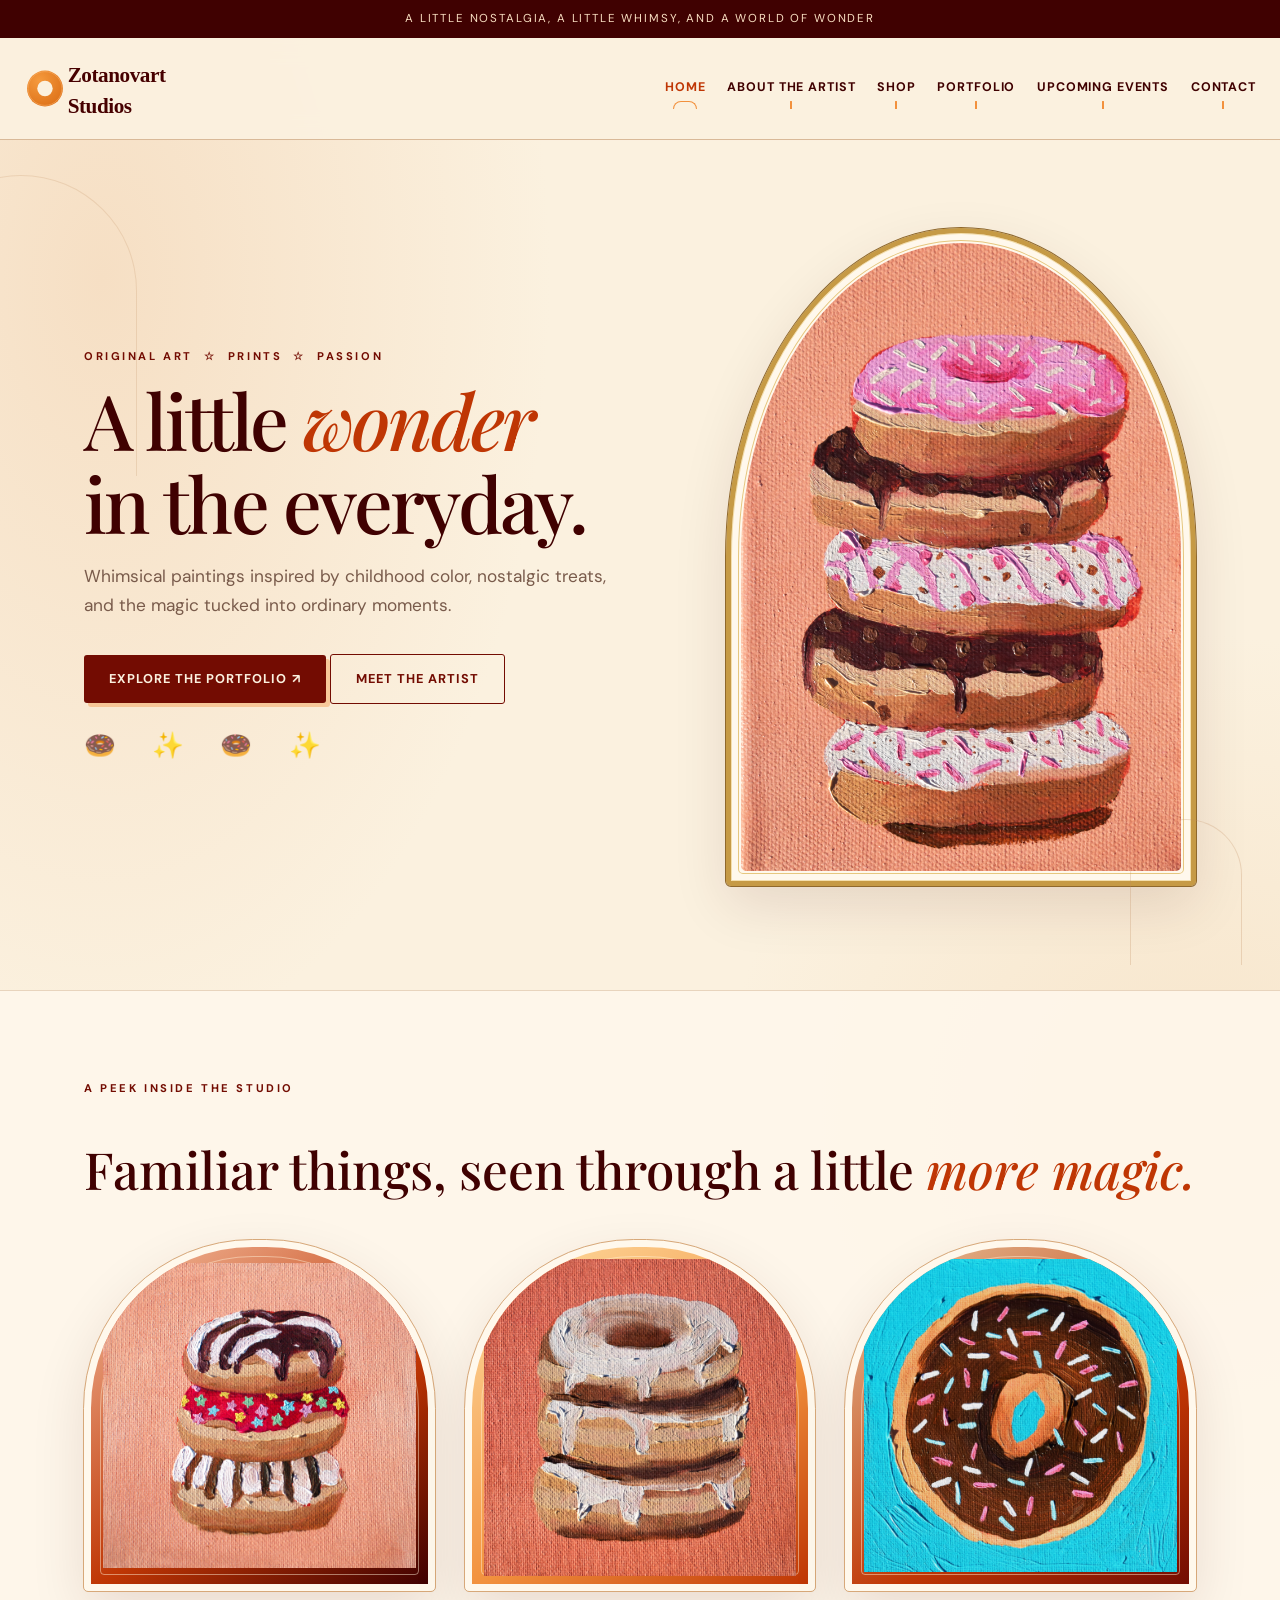
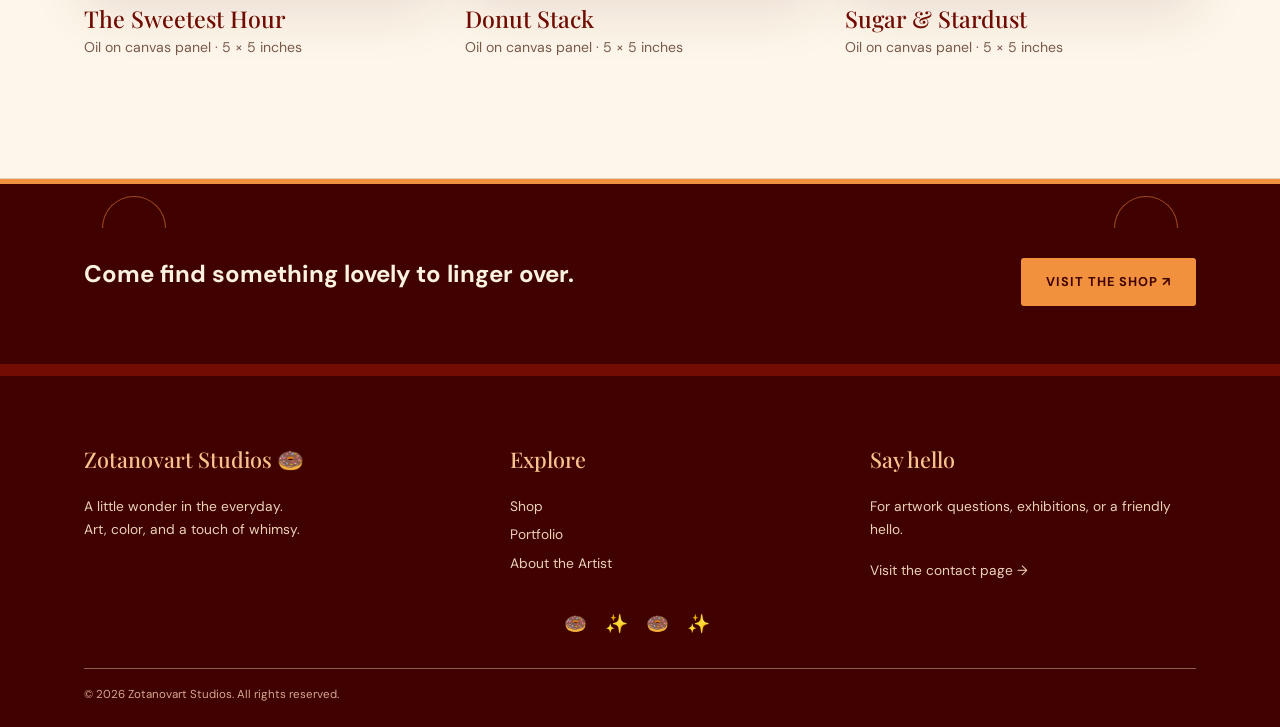
<file: index.html>
<!doctype html><html lang="en"><head><meta charset="utf-8"><meta name="viewport" content="width=device-width,initial-scale=1"><meta name="description" content="Zotanovart Studios — whimsical art inspired by color, nostalgia, and the everyday."><title>Home | Zotanovart Studios</title><link rel="preconnect" href="https://fonts.googleapis.com"><link rel="preconnect" href="https://fonts.gstatic.com" crossorigin><link rel="stylesheet" href="styles.css"></head><body><div class="announcement">A little nostalgia, a little whimsy, and a world of wonder</div><header class="site-header"><div class="nav-wrap"><a class="brand" href="index.html" aria-label="Zotanovart Studios home"><img class="brand-logo" src="assets/zotanovart-logo.svg" alt="Zotanovart Studios"></a><nav><a class="active" href="index.html">Home</a><a class="" href="about.html">About the Artist</a><a class="" href="shop.html">Shop</a><a class="" href="portfolio.html">Portfolio</a><a class="" href="events.html">Upcoming Events</a><a class="" href="contact.html">Contact</a></nav></div></header><main><section class="hero"><div class="container hero-grid"><div><div class="eyebrow">Original Art&nbsp; ☆ &nbsp;Prints&nbsp; ☆ &nbsp;Passion</div><h1 class="display">A little <em>wonder</em> in the everyday.</h1><p class="intro">Whimsical paintings inspired by childhood color, nostalgic treats, and the magic tucked into ordinary moments.</p><a class="button" href="portfolio.html">Explore the portfolio ↗</a> <a class="button alt" href="about.html">Meet the artist</a><div class="ornament">🍩　✨　🍩　✨</div></div><div class="photo featured-artwork"><img src="assets/DSC_0418_neutral-2.png" alt="Sunday Morning, an original oil painting of a donut"></div></div></section><section class="section paper"><div class="container"><div class="eyebrow">A peek inside the studio</div><h2>Familiar things, seen through a little <em>more magic.</em></h2><div class="cards"><article class="card"><a class="home-artwork-link" href="portfolio.html#artwork-sweetest-hour"><div class="photo rose artwork-preview"><img src="assets/beep.webp" alt="The Sweetest Hour, an original oil painting of donuts"></div><h3>The Sweetest Hour</h3></a><p>Oil on canvas panel · 5 × 5 inches</p></article><article class="card"><a class="home-artwork-link" href="portfolio.html#artwork-donut-stack"><div class="photo lemon artwork-preview"><img src="assets/Donut%20study%20(print).webp" alt="Donut Stack, an original oil painting"></div><h3>Donut Stack</h3></a><p>Oil on canvas panel · 5 × 5 inches</p></article><article class="card"><a class="home-artwork-link" href="portfolio.html#artwork-sugar-stardust"><div class="photo blue artwork-preview"><img src="assets/DSC_0401_neutral_neutral-2.png" alt="Sugar &amp; Stardust, an original oil painting"></div><h3>Sugar &amp; Stardust</h3></a><p>Oil on canvas panel · 5 × 5 inches</p></article></div></div></section><section class="band"><div class="container"><h2>Come find something lovely to linger over.</h2><a class="button" href="shop.html">Visit the shop ↗</a></div></section></main><footer class="footer"><div class="container"><div class="footer-grid"><div><h3>Zotanovart Studios 🍩</h3><p>A little wonder in the everyday.<br>Art, color, and a touch of whimsy.</p></div><div><h3>Explore</h3><div class="footer-links"><a href="shop.html">Shop</a><a href="portfolio.html">Portfolio</a><a href="about.html">About the Artist</a></div></div><div><h3>Say hello</h3><p>For artwork questions, exhibitions, or a friendly hello.</p><a href="contact.html">Visit the contact page →</a></div></div><div class="footer-flourish" aria-hidden="true">🍩 ✨ 🍩 ✨</div><div class="copyright">© 2026 Zotanovart Studios. All rights reserved.</div></div></footer></body></html>
</file>
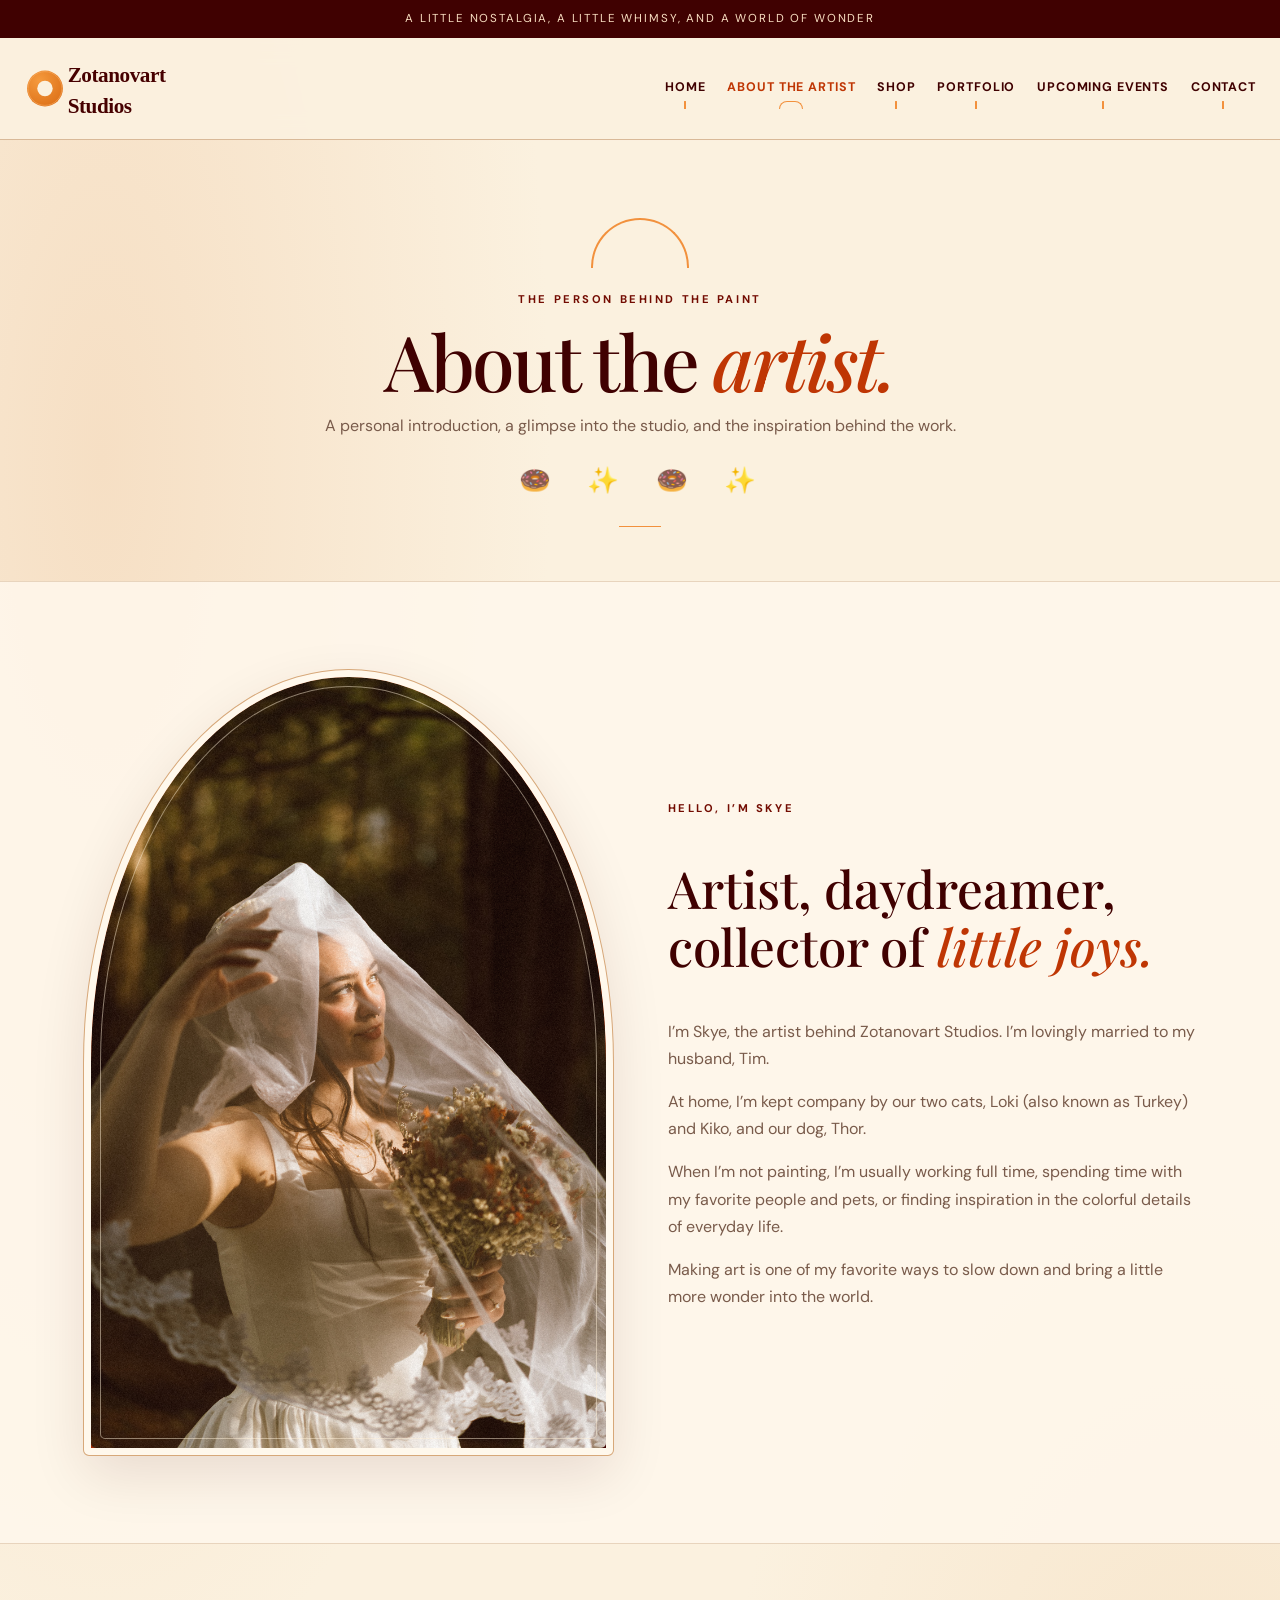
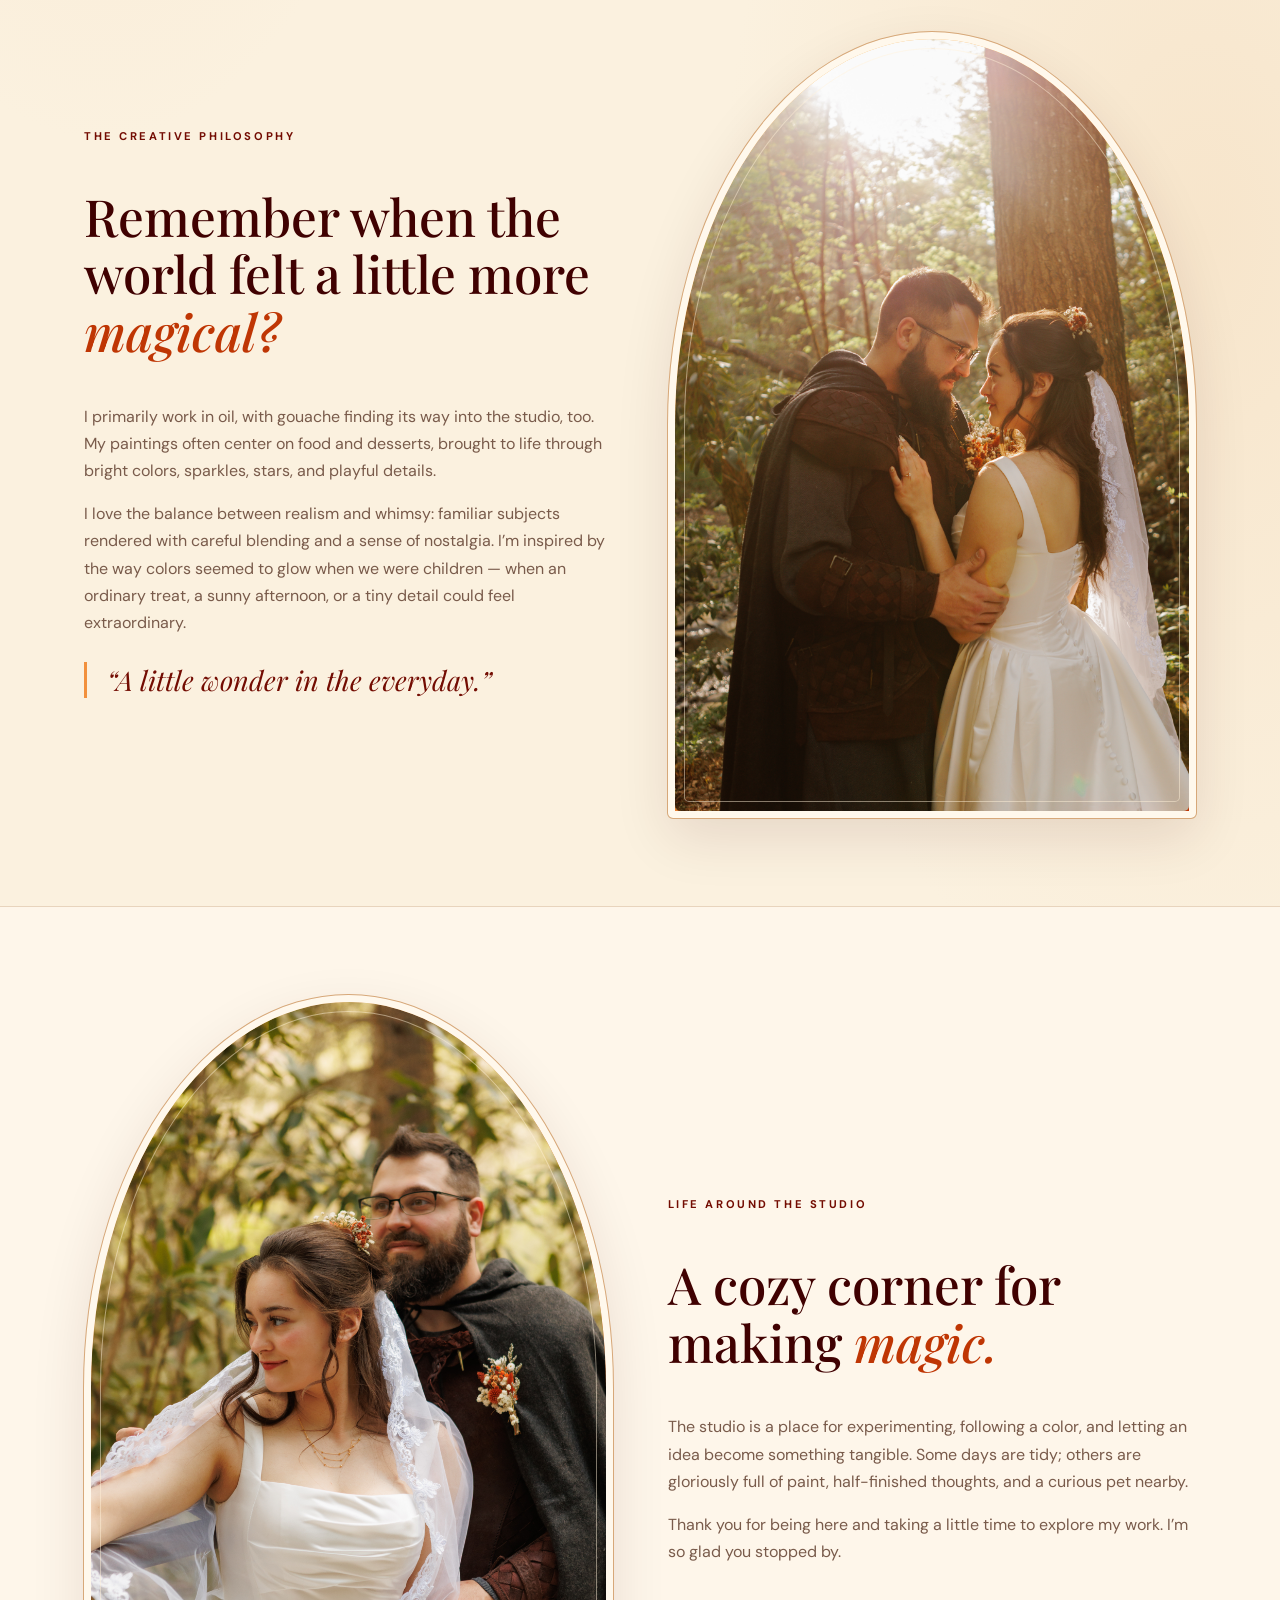
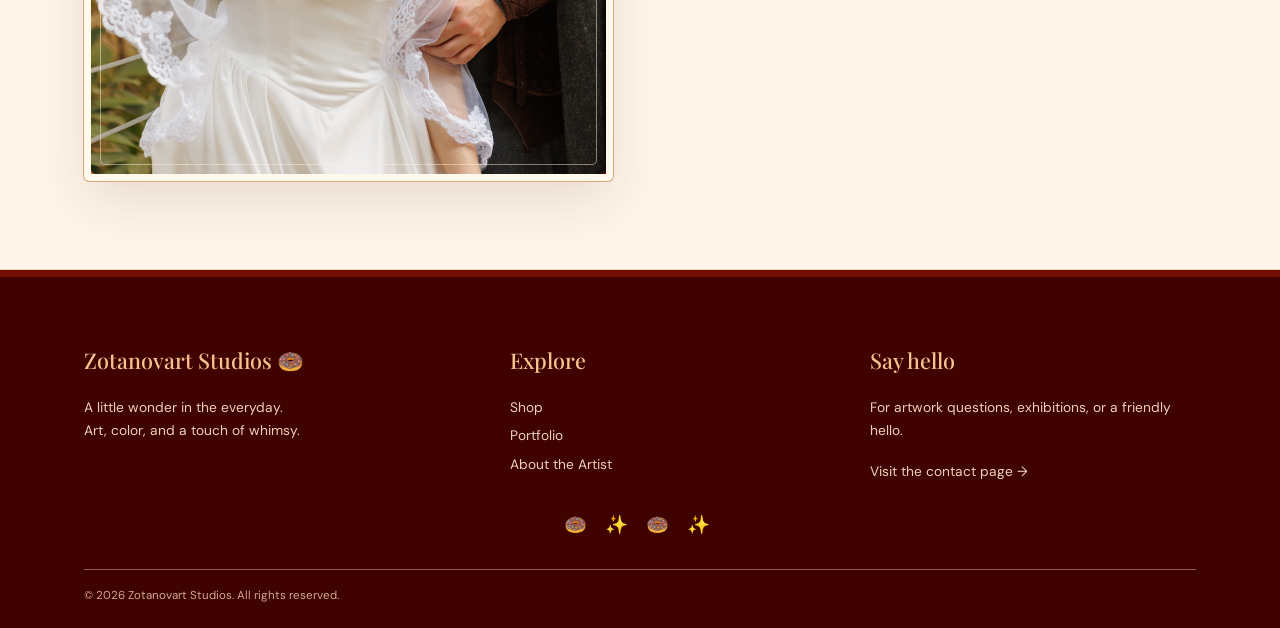
<file: about.html>
<!doctype html><html lang="en"><head><meta charset="utf-8"><meta name="viewport" content="width=device-width,initial-scale=1"><meta name="description" content="Zotanovart Studios — whimsical art inspired by color, nostalgia, and the everyday."><title>About the Artist | Zotanovart Studios</title><link rel="preconnect" href="https://fonts.googleapis.com"><link rel="preconnect" href="https://fonts.gstatic.com" crossorigin><link rel="stylesheet" href="styles.css"></head><body><div class="announcement">A little nostalgia, a little whimsy, and a world of wonder</div><header class="site-header"><div class="nav-wrap"><a class="brand" href="index.html" aria-label="Zotanovart Studios home"><img class="brand-logo" src="assets/zotanovart-logo.svg" alt="Zotanovart Studios"></a><nav><a class="" href="index.html">Home</a><a class="active" href="about.html">About the Artist</a><a class="" href="shop.html">Shop</a><a class="" href="portfolio.html">Portfolio</a><a class="" href="events.html">Upcoming Events</a><a class="" href="contact.html">Contact</a></nav></div></header><main><section class="page-hero"><div class="eyebrow">The person behind the paint</div><h1 class="display">About the <em>artist.</em></h1><p>A personal introduction, a glimpse into the studio, and the inspiration behind the work.</p><div class="ornament">🍩　✨　🍩　✨</div></section><section class="section paper"><div class="container two-col"><div class="photo rose artist-portrait"><img src="assets/1000014909.jpg" alt="Skye, the artist behind Zotanovart Studios"></div><div class="copy"><div class="eyebrow">Hello, I’m Skye</div><h2>Artist, daydreamer, collector of <em>little joys.</em></h2><p>I’m Skye, the artist behind Zotanovart Studios. I’m lovingly married to my husband, Tim.</p><p>At home, I’m kept company by our two cats, Loki (also known as Turkey) and Kiko, and our dog, Thor.</p><p>When I’m not painting, I’m usually working full time, spending time with my favorite people and pets, or finding inspiration in the colorful details of everyday life.</p><p>Making art is one of my favorite ways to slow down and bring a little more wonder into the world.</p></div></div></section><section class="section"><div class="container two-col"><div class="copy"><div class="eyebrow">The creative philosophy</div><h2>Remember when the world felt a little more <em>magical?</em></h2><p>I primarily work in oil, with gouache finding its way into the studio, too. My paintings often center on food and desserts, brought to life through bright colors, sparkles, stars, and playful details.</p><p>I love the balance between realism and whimsy: familiar subjects rendered with careful blending and a sense of nostalgia. I’m inspired by the way colors seemed to glow when we were children — when an ordinary treat, a sunny afternoon, or a tiny detail could feel extraordinary.</p><div class="quote">“A little wonder in the everyday.”</div></div><div class="photo lemon artist-portrait"><img src="assets/1000015495.jpg" alt="A glimpse of Skye’s creative work at the studio"></div></div></section><section class="section paper"><div class="container two-col"><div class="photo olive artist-portrait"><img src="assets/1000015454.jpg" alt="A view of Skye’s studio and creative space"></div><div class="copy"><div class="eyebrow">Life around the studio</div><h2>A cozy corner for making <em>magic.</em></h2><p>The studio is a place for experimenting, following a color, and letting an idea become something tangible. Some days are tidy; others are gloriously full of paint, half-finished thoughts, and a curious pet nearby.</p><p>Thank you for being here and taking a little time to explore my work. I’m so glad you stopped by.</p></div></div></section></main><footer class="footer"><div class="container"><div class="footer-grid"><div><h3>Zotanovart Studios 🍩</h3><p>A little wonder in the everyday.<br>Art, color, and a touch of whimsy.</p></div><div><h3>Explore</h3><div class="footer-links"><a href="shop.html">Shop</a><a href="portfolio.html">Portfolio</a><a href="about.html">About the Artist</a></div></div><div><h3>Say hello</h3><p>For artwork questions, exhibitions, or a friendly hello.</p><a href="contact.html">Visit the contact page →</a></div></div><div class="footer-flourish" aria-hidden="true">🍩 ✨ 🍩 ✨</div><div class="copyright">© 2026 Zotanovart Studios. All rights reserved.</div></div></footer></body></html>
</file>
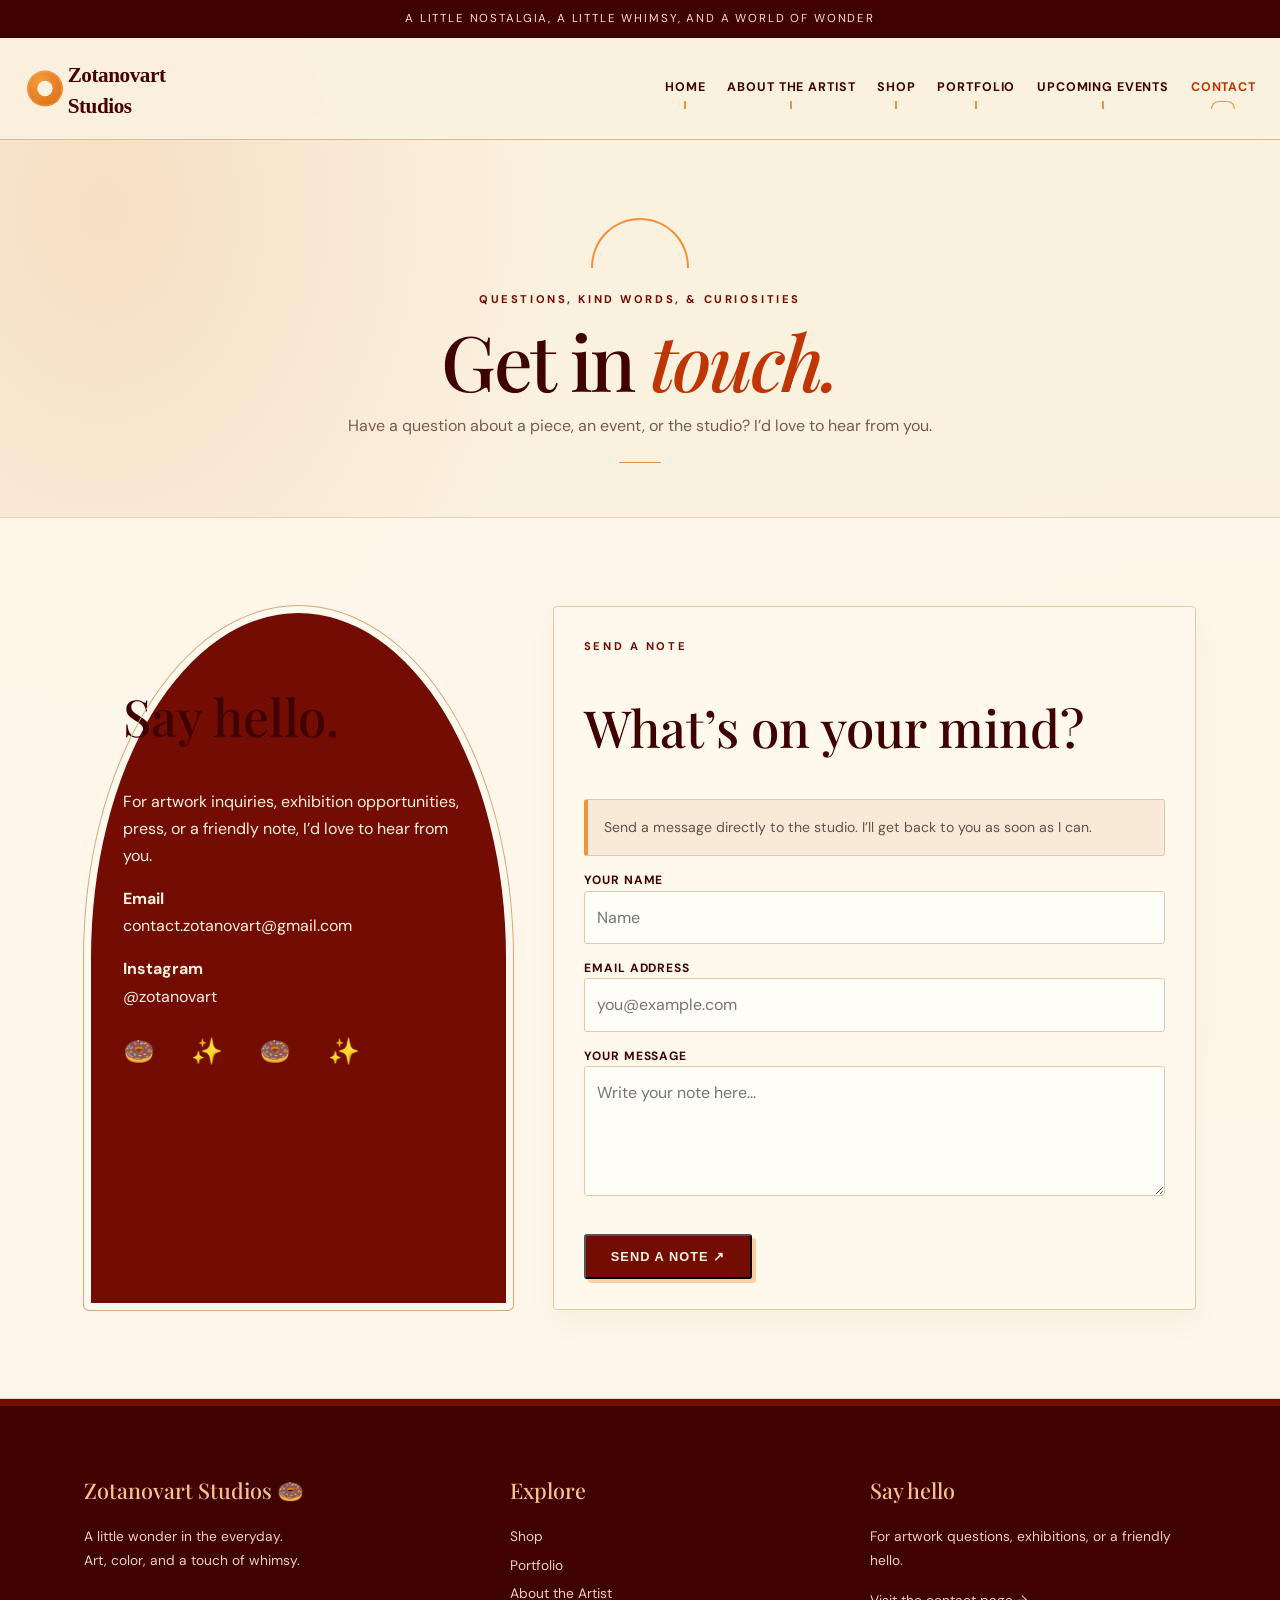
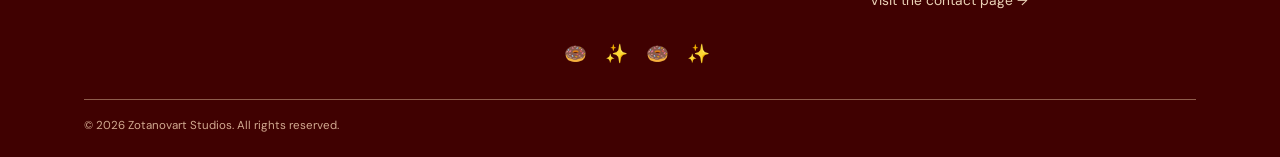
<file: contact.html>
<!doctype html><html lang="en"><head><meta charset="utf-8"><meta name="viewport" content="width=device-width,initial-scale=1"><meta name="description" content="Zotanovart Studios — whimsical art inspired by color, nostalgia, and the everyday."><title>Contact | Zotanovart Studios</title><link rel="preconnect" href="https://fonts.googleapis.com"><link rel="preconnect" href="https://fonts.gstatic.com" crossorigin><link rel="stylesheet" href="styles.css"></head><body><div class="announcement">A little nostalgia, a little whimsy, and a world of wonder</div><header class="site-header"><div class="nav-wrap"><a class="brand" href="index.html" aria-label="Zotanovart Studios home"><img class="brand-logo" src="assets/zotanovart-logo.svg" alt="Zotanovart Studios"></a><nav><a class="" href="index.html">Home</a><a class="" href="about.html">About the Artist</a><a class="" href="shop.html">Shop</a><a class="" href="portfolio.html">Portfolio</a><a class="" href="events.html">Upcoming Events</a><a class="active" href="contact.html">Contact</a></nav></div></header><main><section class="page-hero"><div class="eyebrow">Questions, kind words, & curiosities</div><h1 class="display">Get in <em>touch.</em></h1><p>Have a question about a piece, an event, or the studio? I’d love to hear from you.</p></section><section class="section paper"><div class="container contact-grid"><aside class="contact-box"><h2>Say hello.</h2><p>For artwork inquiries, exhibition opportunities, press, or a friendly note, I’d love to hear from you.</p><p><strong>Email</strong><br><a href="mailto:contact.zotanovart@gmail.com">contact.zotanovart@gmail.com</a></p><p><strong>Instagram</strong><br><a href="https://www.instagram.com/zotanovart/" target="_blank" rel="noopener noreferrer">@zotanovart</a></p><div class="ornament">🍩　✨　🍩　✨</div></aside><div class="formbox"><div class="eyebrow">Send a note</div><h2>What’s on your mind?</h2><div class="note">Send a message directly to the studio. I’ll get back to you as soon as I can.</div><form action="https://formsubmit.co/contact.zotanovart@gmail.com" method="POST"><input type="hidden" name="_subject" value="New message from Zotanovart Studios website"><input type="hidden" name="_template" value="table"><div class="field"><label for="name">Your name</label><input id="name" name="name" placeholder="Name" required></div><div class="field"><label for="email">Email address</label><input id="email" name="email" type="email" placeholder="you@example.com" required></div><div class="field"><label for="message">Your message</label><textarea id="message" name="message" placeholder="Write your note here..." required></textarea></div><button class="button" type="submit">Send a note ↗</button></form></div></div></section></main><footer class="footer"><div class="container"><div class="footer-grid"><div><h3>Zotanovart Studios 🍩</h3><p>A little wonder in the everyday.<br>Art, color, and a touch of whimsy.</p></div><div><h3>Explore</h3><div class="footer-links"><a href="shop.html">Shop</a><a href="portfolio.html">Portfolio</a><a href="about.html">About the Artist</a></div></div><div><h3>Say hello</h3><p>For artwork questions, exhibitions, or a friendly hello.</p><a href="contact.html">Visit the contact page →</a></div></div><div class="footer-flourish" aria-hidden="true">🍩 ✨ 🍩 ✨</div><div class="copyright">© 2026 Zotanovart Studios. All rights reserved.</div></div></footer></body></html>
</file>
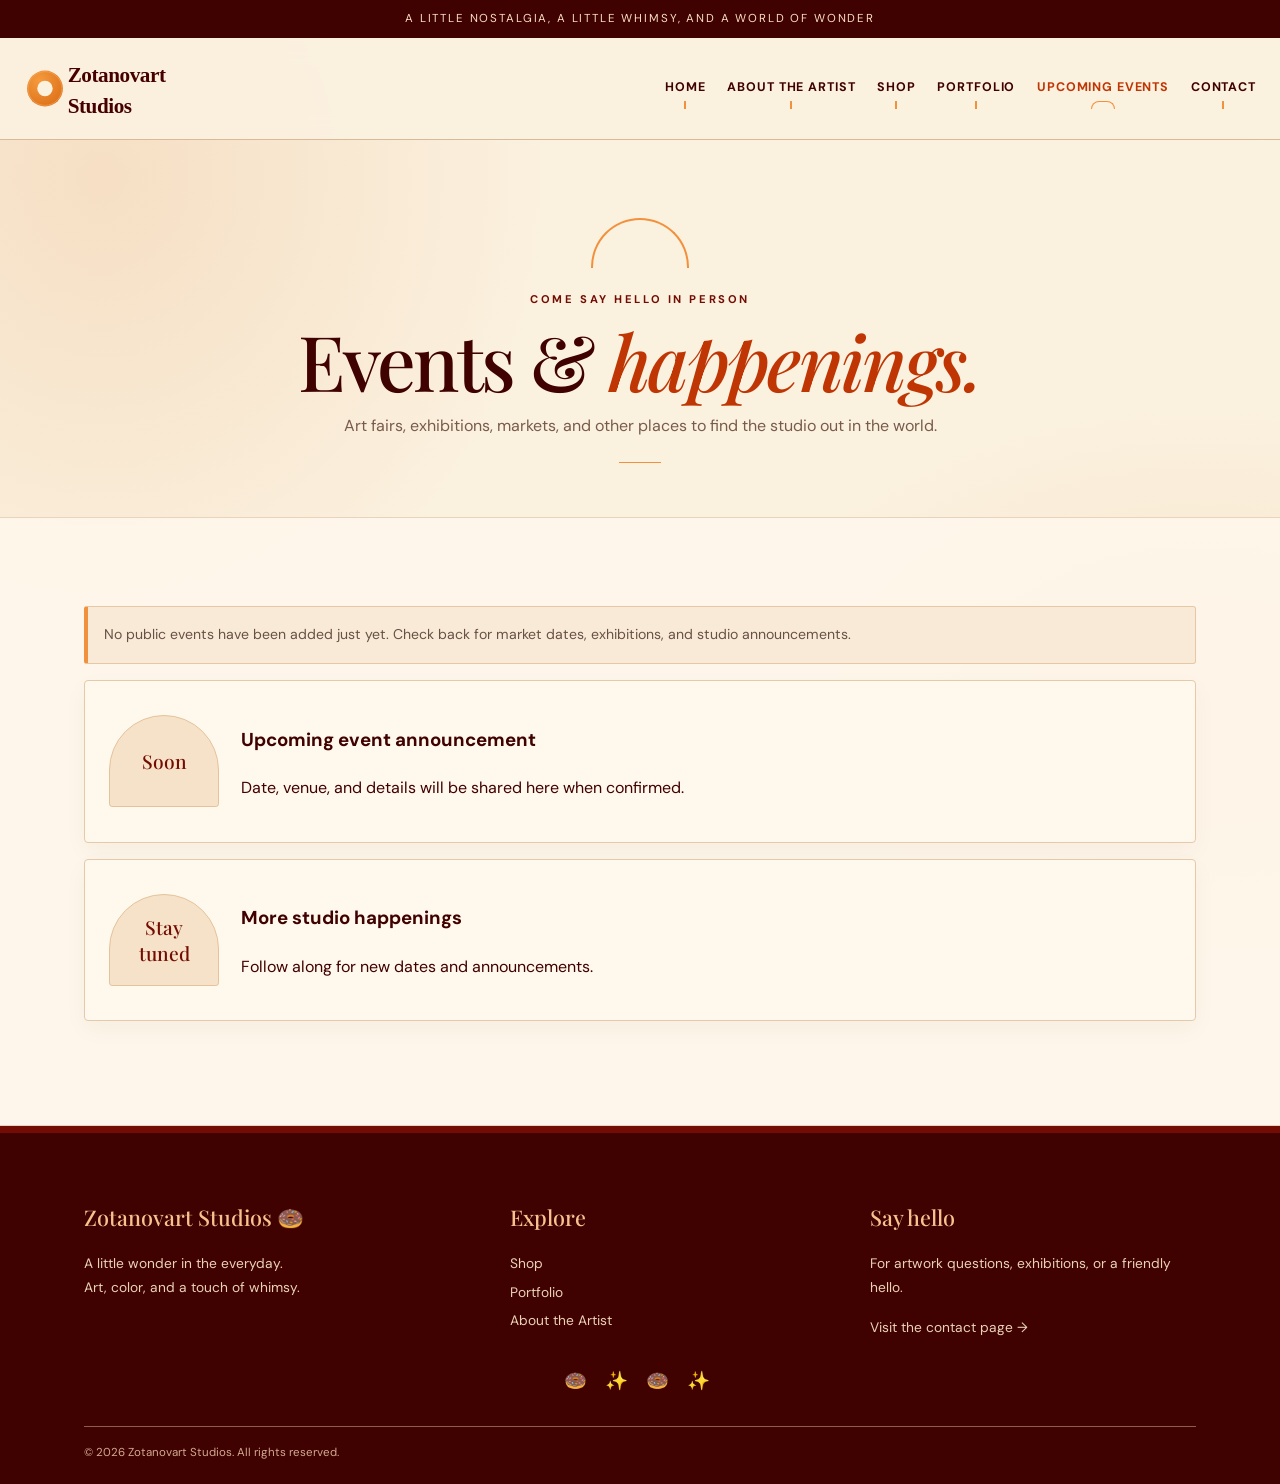
<file: events.html>
<!doctype html><html lang="en"><head><meta charset="utf-8"><meta name="viewport" content="width=device-width,initial-scale=1"><meta name="description" content="Zotanovart Studios — whimsical art inspired by color, nostalgia, and the everyday."><title>Upcoming Events | Zotanovart Studios</title><link rel="preconnect" href="https://fonts.googleapis.com"><link rel="preconnect" href="https://fonts.gstatic.com" crossorigin><link rel="stylesheet" href="styles.css"></head><body><div class="announcement">A little nostalgia, a little whimsy, and a world of wonder</div><header class="site-header"><div class="nav-wrap"><a class="brand" href="index.html" aria-label="Zotanovart Studios home"><img class="brand-logo" src="assets/zotanovart-logo.svg" alt="Zotanovart Studios"></a><nav><a class="" href="index.html">Home</a><a class="" href="about.html">About the Artist</a><a class="" href="shop.html">Shop</a><a class="" href="portfolio.html">Portfolio</a><a class="active" href="events.html">Upcoming Events</a><a class="" href="contact.html">Contact</a></nav></div></header><main><section class="page-hero"><div class="eyebrow">Come say hello in person</div><h1 class="display">Events &amp; <em>happenings.</em></h1><p>Art fairs, exhibitions, markets, and other places to find the studio out in the world.</p></section><section class="section paper"><div class="container"><div class="note">No public events have been added just yet. Check back for market dates, exhibitions, and studio announcements.</div><div class="event"><div class="event-date">Soon</div><div><h3>Upcoming event announcement</h3><p>Date, venue, and details will be shared here when confirmed.</p></div></div><div class="event"><div class="event-date">Stay<br>tuned</div><div><h3>More studio happenings</h3><p>Follow along for new dates and announcements.</p></div></div></div></section></main><footer class="footer"><div class="container"><div class="footer-grid"><div><h3>Zotanovart Studios 🍩</h3><p>A little wonder in the everyday.<br>Art, color, and a touch of whimsy.</p></div><div><h3>Explore</h3><div class="footer-links"><a href="shop.html">Shop</a><a href="portfolio.html">Portfolio</a><a href="about.html">About the Artist</a></div></div><div><h3>Say hello</h3><p>For artwork questions, exhibitions, or a friendly hello.</p><a href="contact.html">Visit the contact page →</a></div></div><div class="footer-flourish" aria-hidden="true">🍩 ✨ 🍩 ✨</div><div class="copyright">© 2026 Zotanovart Studios. All rights reserved.</div></div></footer></body></html>
</file>
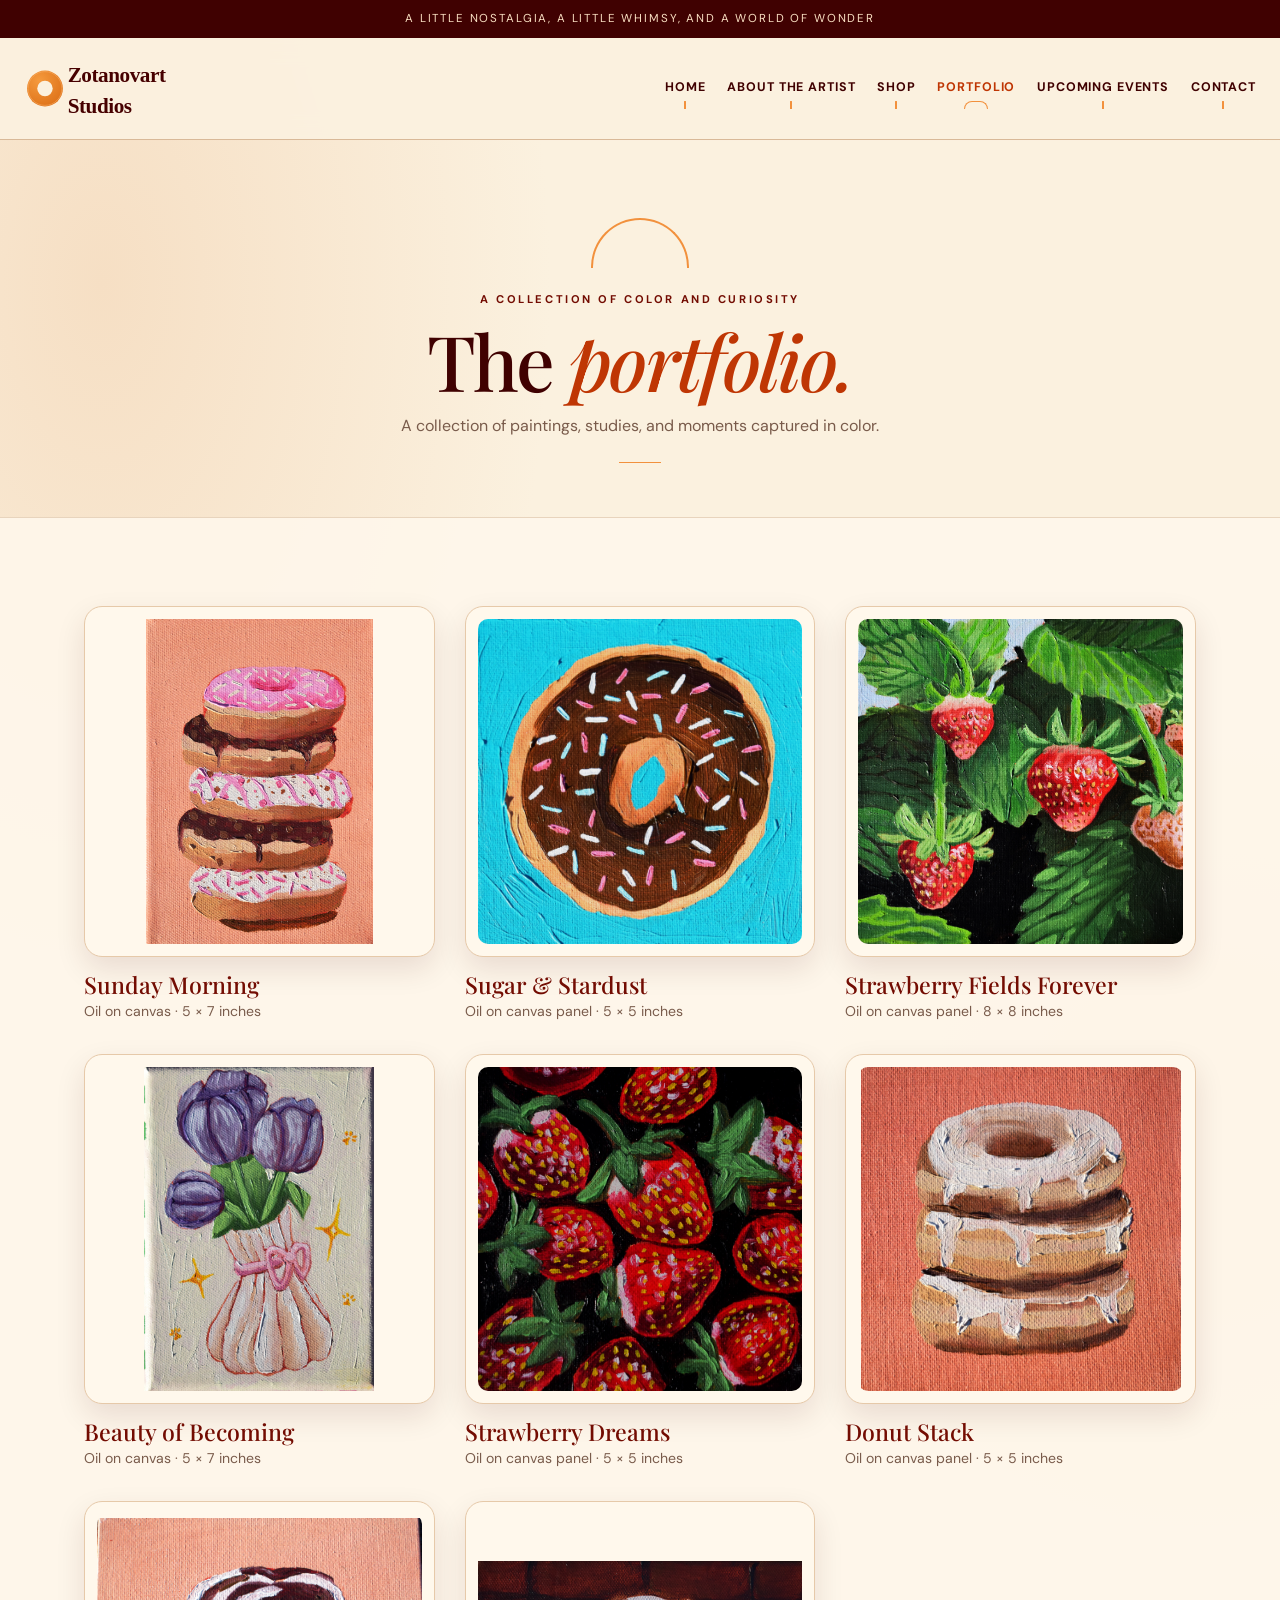
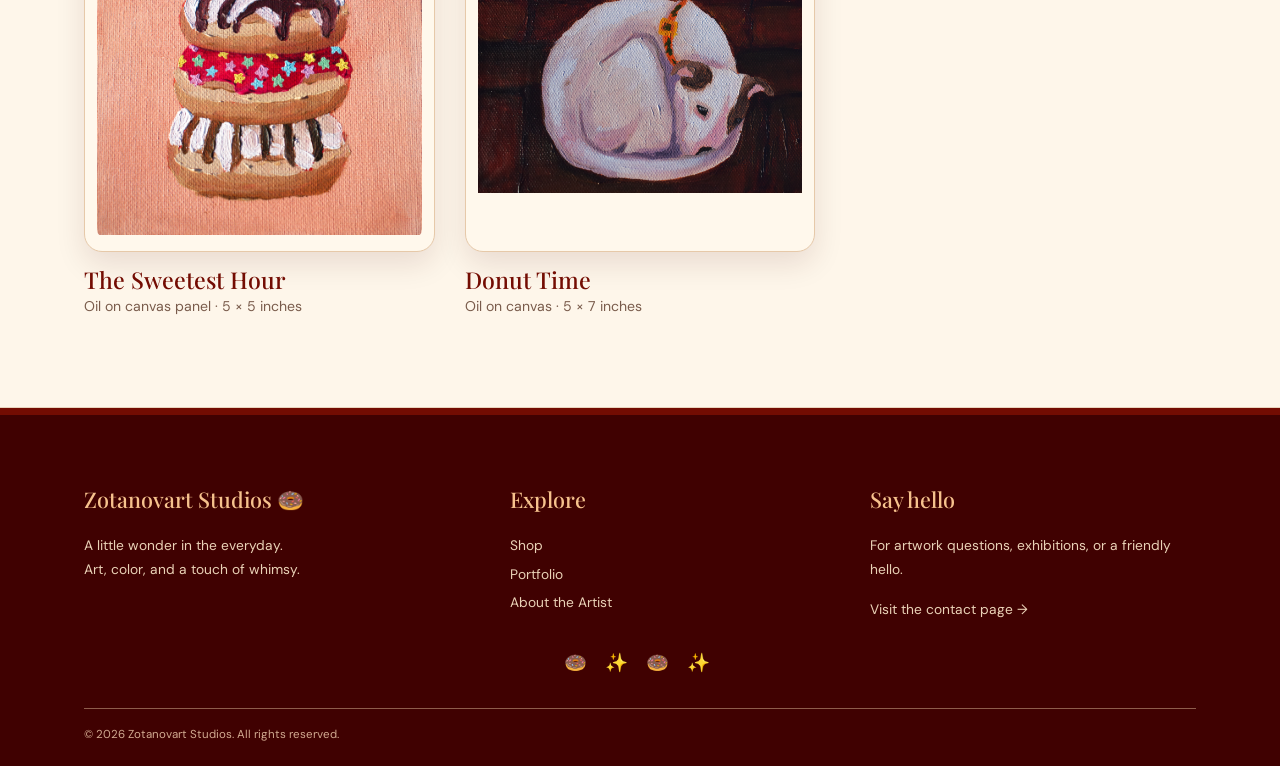
<file: portfolio.html>
<!doctype html><html lang="en"><head><meta charset="utf-8"><meta name="viewport" content="width=device-width,initial-scale=1"><meta name="description" content="Zotanovart Studios — whimsical art inspired by color, nostalgia, and the everyday."><title>Portfolio | Zotanovart Studios</title><link rel="preconnect" href="https://fonts.googleapis.com"><link rel="preconnect" href="https://fonts.gstatic.com" crossorigin><link rel="stylesheet" href="styles.css"></head><body><div class="announcement">A little nostalgia, a little whimsy, and a world of wonder</div><header class="site-header"><div class="nav-wrap"><a class="brand" href="index.html" aria-label="Zotanovart Studios home"><img class="brand-logo" src="assets/zotanovart-logo.svg" alt="Zotanovart Studios"></a><nav><a class="" href="index.html">Home</a><a class="" href="about.html">About the Artist</a><a class="" href="shop.html">Shop</a><a class="active" href="portfolio.html">Portfolio</a><a class="" href="events.html">Upcoming Events</a><a class="" href="contact.html">Contact</a></nav></div></header><main><section class="page-hero"><div class="eyebrow">A collection of color and curiosity</div><h1 class="display">The <em>portfolio.</em></h1><p>A collection of paintings, studies, and moments captured in color.</p></section><section class="section paper"><div class="container"><div class="artwork-grid">
<article class="artwork-card">
<button class="artwork-open" type="button" onclick="document.getElementById('artwork-sunday-morning').showModal()" aria-label="View Sunday Morning artwork details">
<span class="artwork-image"><img src="assets/DSC_0418_neutral-2.png" alt="Sunday Morning, an original oil painting"></span>
<span class="artwork-title">Sunday Morning</span>
<span class="artwork-meta">Oil on canvas · 5 × 7 inches</span>
</button>
</article>
<article class="artwork-card">
<button class="artwork-open" type="button" onclick="document.getElementById('artwork-sugar-stardust').showModal()" aria-label="View Sugar &amp; Stardust artwork details">
<span class="artwork-image"><img src="assets/DSC_0401_neutral_neutral-2.png" alt="Sugar &amp; Stardust, an original oil painting"></span>
<span class="artwork-title">Sugar &amp; Stardust</span>
<span class="artwork-meta">Oil on canvas panel · 5 × 5 inches</span>
</button>
</article>
<article class="artwork-card">
<button class="artwork-open" type="button" onclick="document.getElementById('artwork-strawberry-fields').showModal()" aria-label="View Strawberry Fields Forever artwork details">
<span class="artwork-image"><img src="assets/Strawberry Fields Forever (Print).webp" alt="Strawberry Fields Forever, an original oil painting"></span>
<span class="artwork-title">Strawberry Fields Forever</span>
<span class="artwork-meta">Oil on canvas panel · 8 × 8 inches</span>
</button>
</article>
<article class="artwork-card">
<button class="artwork-open" type="button" onclick="document.getElementById('artwork-beauty-becoming').showModal()" aria-label="View Beauty of Becoming artwork details">
<span class="artwork-image"><img src="assets/Beauty of Becoming (Print).webp" alt="Beauty of Becoming, an original oil painting"></span>
<span class="artwork-title">Beauty of Becoming</span>
<span class="artwork-meta">Oil on canvas · 5 × 7 inches</span>
</button>
</article>
<article class="artwork-card">
<button class="artwork-open" type="button" onclick="document.getElementById('artwork-strawberry-dreams').showModal()" aria-label="View Strawberry Dreams artwork details">
<span class="artwork-image"><img src="assets/Strawberry (Print).webp" alt="Strawberry Dreams, an original oil painting"></span>
<span class="artwork-title">Strawberry Dreams</span>
<span class="artwork-meta">Oil on canvas panel · 5 × 5 inches</span>
</button>
</article>
<article class="artwork-card">
<button class="artwork-open" type="button" onclick="document.getElementById('artwork-donut-stack').showModal()" aria-label="View Donut Stack artwork details">
<span class="artwork-image"><img src="assets/Donut study (print).webp" alt="Donut Stack, an original oil painting"></span>
<span class="artwork-title">Donut Stack</span>
<span class="artwork-meta">Oil on canvas panel · 5 × 5 inches</span>
</button>
</article>
<article class="artwork-card">
<button class="artwork-open" type="button" onclick="document.getElementById('artwork-sweetest-hour').showModal()" aria-label="View The Sweetest Hour artwork details">
<span class="artwork-image"><img src="assets/beep.webp" alt="The Sweetest Hour, an original oil painting"></span>
<span class="artwork-title">The Sweetest Hour</span>
<span class="artwork-meta">Oil on canvas panel · 5 × 5 inches</span>
</button>
</article>
<article class="artwork-card">
<button class="artwork-open" type="button" onclick="document.getElementById('artwork-donut-time').showModal()" aria-label="View Donut Time artwork details">
<span class="artwork-image"><img src="assets/Donut Time (Print).webp" alt="Donut Time, an original oil painting"></span>
<span class="artwork-title">Donut Time</span>
<span class="artwork-meta">Oil on canvas · 5 × 7 inches</span>
</button>
</article>
</div>
<dialog class="artwork-dialog" id="artwork-sunday-morning" aria-labelledby="sunday-morning-title">
<div class="artwork-dialog-inner">
<form method="dialog"><button class="artwork-close" aria-label="Close artwork details">×</button></form>
<div>
<div class="artwork-dialog-image"><img src="assets/DSC_0418_neutral-2.png" alt="Sunday Morning, main artwork image"></div>
<div class="artwork-thumbnails" aria-label="More views of Sunday Morning">
<button type="button" class="artwork-thumbnail active" aria-label="Show main image" aria-pressed="true" data-gallery-image="assets/DSC_0418_neutral-2.png"><img src="assets/DSC_0418_neutral-2.png" alt=""></button>
<button type="button" class="artwork-thumbnail" aria-label="Show additional image 1" aria-pressed="false" data-gallery-image="assets/Sunday Morning 1.webp"><img src="assets/Sunday Morning 1.webp" alt=""></button>
<button type="button" class="artwork-thumbnail" aria-label="Show additional image 2" aria-pressed="false" data-gallery-image="assets/Sunday Morning 2.webp"><img src="assets/Sunday Morning 2.webp" alt=""></button>
</div>
</div>
<div class="artwork-dialog-copy"><div class="eyebrow">Original artwork</div><h2 id="sunday-morning-title">Sunday Morning</h2><p class="artwork-meta">Oil on canvas · 5 × 7 inches</p><p>A personal favorite among my collection. Sunday Morning is reminiscent of early mornings spent with friends and family, the smell of coffee in the air and the soft pillowy bite of a fresh donut from the local bakery. From my brush to your eyes, I deliver to you, my perspective of a well spent Sunday Morning.</p></div>
</div>
</dialog>
<dialog class="artwork-dialog" id="artwork-sugar-stardust" aria-labelledby="sugar-stardust-title">
<div class="artwork-dialog-inner">
<form method="dialog"><button class="artwork-close" aria-label="Close artwork details">×</button></form>
<div>
<div class="artwork-dialog-image"><img src="assets/DSC_0401_neutral_neutral-2.png" alt="Sugar &amp; Stardust, main artwork image"></div>
<div class="artwork-thumbnails" aria-label="More views of Sugar &amp; Stardust">
<button type="button" class="artwork-thumbnail active" aria-label="Show main image" aria-pressed="true" data-gallery-image="assets/DSC_0401_neutral_neutral-2.png"><img src="assets/DSC_0401_neutral_neutral-2.png" alt=""></button>
<button type="button" class="artwork-thumbnail" aria-label="Show additional image 1" aria-pressed="false" data-gallery-image="assets/Sugar &amp; Stardust 1.webp"><img src="assets/Sugar &amp; Stardust 1.webp" alt=""></button>
<button type="button" class="artwork-thumbnail" aria-label="Show additional image 2" aria-pressed="false" data-gallery-image="assets/Sugar &amp; Stardust 2.jpg"><img src="assets/Sugar &amp; Stardust 2.jpg" alt=""></button>
</div>
</div>
<div class="artwork-dialog-copy"><div class="eyebrow">Original artwork</div><h2 id="sugar-stardust-title">Sugar &amp; Stardust</h2><p class="artwork-meta">Oil on canvas panel · 5 × 5 inches</p><p>An original oil painting on canvas panel.</p></div>
</div>
</dialog>
<dialog class="artwork-dialog" id="artwork-strawberry-fields" aria-labelledby="strawberry-fields-title">
<div class="artwork-dialog-inner">
<form method="dialog"><button class="artwork-close" aria-label="Close artwork details">×</button></form>
<div>
<div class="artwork-dialog-image"><img id="strawberry-main-image" src="assets/Strawberry Fields Forever (Print).webp" alt="Strawberry Fields Forever, main artwork image"></div>
<div class="artwork-thumbnails" aria-label="More views of Strawberry Fields Forever">
<button type="button" class="artwork-thumbnail active" aria-label="Show print image" aria-pressed="true" data-gallery-image="assets/Strawberry Fields Forever (Print).webp"><img src="assets/Strawberry Fields Forever (Print).webp" alt=""></button>
<button type="button" class="artwork-thumbnail" aria-label="Show additional image 1" aria-pressed="false" data-gallery-image="assets/Strawberry Fields Forever 1.webp"><img src="assets/Strawberry Fields Forever 1.webp" alt=""></button>
<button type="button" class="artwork-thumbnail" aria-label="Show additional image 2" aria-pressed="false" data-gallery-image="assets/Strawberry Fields Forever 2.webp"><img src="assets/Strawberry Fields Forever 2.webp" alt=""></button>
</div>
</div>
<div class="artwork-dialog-copy"><div class="eyebrow">Original artwork</div><h2 id="strawberry-fields-title">Strawberry Fields Forever</h2><p class="artwork-meta">Oil on canvas panel · 8 × 8 inches</p><p>Inspired by the strawberry patch in front of the bedroom window of my childhood home. Every year I was upset to see my dad mow over them in the summer, just for them to grow back the next.</p></div>
</div>
</dialog>
<dialog class="artwork-dialog" id="artwork-beauty-becoming" aria-labelledby="beauty-becoming-title">
<div class="artwork-dialog-inner">
<form method="dialog"><button class="artwork-close" aria-label="Close artwork details">×</button></form>
<div>
<div class="artwork-dialog-image"><img src="assets/Beauty of Becoming (Print).webp" alt="Beauty of Becoming, main artwork image"></div>
<div class="artwork-thumbnails" aria-label="More views of Beauty of Becoming">
<button type="button" class="artwork-thumbnail active" aria-label="Show print image" aria-pressed="true" data-gallery-image="assets/Beauty of Becoming (Print).webp"><img src="assets/Beauty of Becoming (Print).webp" alt=""></button>
<button type="button" class="artwork-thumbnail" aria-label="Show sketch image" aria-pressed="false" data-gallery-image="assets/Beauty of Becoming + Sketch.webp"><img src="assets/Beauty of Becoming + Sketch.webp" alt=""></button>
<button type="button" class="artwork-thumbnail" aria-label="Show additional image 1" aria-pressed="false" data-gallery-image="assets/Beauty of Becoming 1.webp"><img src="assets/Beauty of Becoming 1.webp" alt=""></button>
<button type="button" class="artwork-thumbnail" aria-label="Show additional image 2" aria-pressed="false" data-gallery-image="assets/Beauty of Becoming 2.webp"><img src="assets/Beauty of Becoming 2.webp" alt=""></button>
</div>
</div>
<div class="artwork-dialog-copy"><div class="eyebrow">Original artwork</div><h2 id="beauty-becoming-title">Beauty of Becoming</h2><p class="artwork-meta">Oil on canvas · 5 × 7 inches</p><p>This painting was made as a gift for a friend to illustrate her growth as a person and in her life. The tulips in varying degree of bloom, the wonky vase, all tied together with a pink bow. I love the checkered border and how it marries the colors together.</p></div>
</div>
</dialog>
<dialog class="artwork-dialog" id="artwork-strawberry-dreams" aria-labelledby="strawberry-dreams-title">
<div class="artwork-dialog-inner">
<form method="dialog"><button class="artwork-close" aria-label="Close artwork details">×</button></form>
<div>
<div class="artwork-dialog-image"><img src="assets/Strawberry (Print).webp" alt="Strawberry Dreams, main artwork image"></div>
<div class="artwork-thumbnails" aria-label="More views of Strawberry Dreams">
<button type="button" class="artwork-thumbnail active" aria-label="Show print image" aria-pressed="true" data-gallery-image="assets/Strawberry (Print).webp"><img src="assets/Strawberry (Print).webp" alt=""></button>
<button type="button" class="artwork-thumbnail" aria-label="Show additional image 1" aria-pressed="false" data-gallery-image="assets/Strawberry 1.webp"><img src="assets/Strawberry 1.webp" alt=""></button>
<button type="button" class="artwork-thumbnail" aria-label="Show additional image 2" aria-pressed="false" data-gallery-image="assets/Strawberry 2.webp"><img src="assets/Strawberry 2.webp" alt=""></button>
</div>
</div>
<div class="artwork-dialog-copy"><div class="eyebrow">Original artwork</div><h2 id="strawberry-dreams-title">Strawberry Dreams</h2><p class="artwork-meta">Oil on canvas panel · 5 × 5 inches</p><p>This painting is reminiscent of my childhood summers. Looking for strawberries, fighting off slugs, and drinking from the water hose. The summer heat isnt as far as it once was.</p></div>
</div>
</dialog>
<dialog class="artwork-dialog" id="artwork-donut-stack" aria-labelledby="donut-stack-title">
<div class="artwork-dialog-inner">
<form method="dialog"><button class="artwork-close" aria-label="Close artwork details">×</button></form>
<div>
<div class="artwork-dialog-image"><img src="assets/Donut study (print).webp" alt="Donut Stack, main artwork image"></div>
<div class="artwork-thumbnails" aria-label="More views of Donut Stack">
<button type="button" class="artwork-thumbnail active" aria-label="Show Donut Study main image" aria-pressed="true" data-gallery-image="assets/Donut study (print).webp"><img src="assets/Donut study (print).webp" alt=""></button>
<button type="button" class="artwork-thumbnail" aria-label="Show additional image 1" aria-pressed="false" data-gallery-image="assets/Donut Study 1.webp"><img src="assets/Donut Study 1.webp" alt=""></button>
<button type="button" class="artwork-thumbnail" aria-label="Show additional image 2" aria-pressed="false" data-gallery-image="assets/Donut Study 2.webp"><img src="assets/Donut Study 2.webp" alt=""></button>
</div>
</div>
<div class="artwork-dialog-copy"><div class="eyebrow">Original artwork</div><h2 id="donut-stack-title">Donut Stack</h2><p class="artwork-meta">Oil on canvas panel · 5 × 5 inches</p><p>Painted alla prima.</p></div>
</div>
</dialog>
<dialog class="artwork-dialog" id="artwork-sweetest-hour" aria-labelledby="sweetest-hour-title">
<div class="artwork-dialog-inner">
<form method="dialog"><button class="artwork-close" aria-label="Close artwork details">×</button></form>
<div>
<div class="artwork-dialog-image"><img src="assets/beep.webp" alt="The Sweetest Hour, main artwork image"></div>
<div class="artwork-thumbnails" aria-label="More views of The Sweetest Hour">
<button type="button" class="artwork-thumbnail active" aria-label="Show main image" aria-pressed="true" data-gallery-image="assets/beep.webp"><img src="assets/beep.webp" alt=""></button>
<button type="button" class="artwork-thumbnail" aria-label="Show additional image 1" aria-pressed="false" data-gallery-image="assets/beep 1.webp"><img src="assets/beep 1.webp" alt=""></button>
<button type="button" class="artwork-thumbnail" aria-label="Show additional image 2" aria-pressed="false" data-gallery-image="assets/beep 2.webp"><img src="assets/beep 2.webp" alt=""></button>
</div>
</div>
<div class="artwork-dialog-copy"><div class="eyebrow">Original artwork</div><h2 id="sweetest-hour-title">The Sweetest Hour</h2><p class="artwork-meta">Oil on canvas panel · 5 × 5 inches</p><p>I've always liked donuts since I was a kid. To me they are a symbol of childhood freedom and expression, even to this day I rarely see an adult refuse a donut. Theres still a bit of childhood wonder in there after all the bills are paid.</p></div>
</div>
</dialog>
<dialog class="artwork-dialog" id="artwork-donut-time" aria-labelledby="donut-time-title">
<div class="artwork-dialog-inner">
<form method="dialog"><button class="artwork-close" aria-label="Close artwork details">×</button></form>
<div>
<div class="artwork-dialog-image"><img src="assets/Donut Time (Print).webp" alt="Donut Time, main artwork image"></div>
<div class="artwork-thumbnails" aria-label="More views of Donut Time">
<button type="button" class="artwork-thumbnail active" aria-label="Show main image" aria-pressed="true" data-gallery-image="assets/Donut Time (Print).webp"><img src="assets/Donut Time (Print).webp" alt=""></button>
<button type="button" class="artwork-thumbnail" aria-label="Show additional image 1" aria-pressed="false" data-gallery-image="assets/Donut Time 1.webp"><img src="assets/Donut Time 1.webp" alt=""></button>
</div>
</div>
<div class="artwork-dialog-copy"><div class="eyebrow">Original artwork</div><h2 id="donut-time-title">Donut Time</h2><p class="artwork-meta">Oil on canvas · 5 × 7 inches</p><p>All good things in life are donut shaped. So is Thor. Thats all.</p></div>
</div>
</dialog>
<style>
.artwork-thumbnails{display:flex;gap:10px;margin-top:12px}
.artwork-thumbnail{width:76px;height:76px;padding:5px;border:1px solid var(--line);border-radius:10px;background:var(--paper);cursor:pointer;opacity:.72}
.artwork-thumbnail.active,.artwork-thumbnail:focus-visible{opacity:1;border:2px solid var(--paprika);outline:none}
.artwork-thumbnail img{display:block;width:100%;height:100%;object-fit:contain}
@media(max-width:560px){.artwork-thumbnail{width:64px;height:64px}}
</style>
<script>
document.querySelectorAll('.artwork-thumbnail').forEach(function(button){
  button.addEventListener('click',function(){
    var gallery=button.closest('dialog');
    var main=button.closest('.artwork-thumbnails').previousElementSibling.querySelector('img');
    main.src=button.dataset.galleryImage;
    gallery.querySelectorAll('.artwork-thumbnail').forEach(function(item){
      var active=item===button;
      item.classList.toggle('active',active);
      item.setAttribute('aria-pressed',String(active));
    });
  });
});
</script></div></section></main><footer class="footer"><div class="container"><div class="footer-grid"><div><h3>Zotanovart Studios 🍩</h3><p>A little wonder in the everyday.<br>Art, color, and a touch of whimsy.</p></div><div><h3>Explore</h3><div class="footer-links"><a href="shop.html">Shop</a><a href="portfolio.html">Portfolio</a><a href="about.html">About the Artist</a></div></div><div><h3>Say hello</h3><p>For artwork questions, exhibitions, or a friendly hello.</p><a href="contact.html">Visit the contact page →</a></div></div><div class="footer-flourish" aria-hidden="true">🍩 ✨ 🍩 ✨</div><div class="copyright">© 2026 Zotanovart Studios. All rights reserved.</div></div></footer></body></html>
</file>
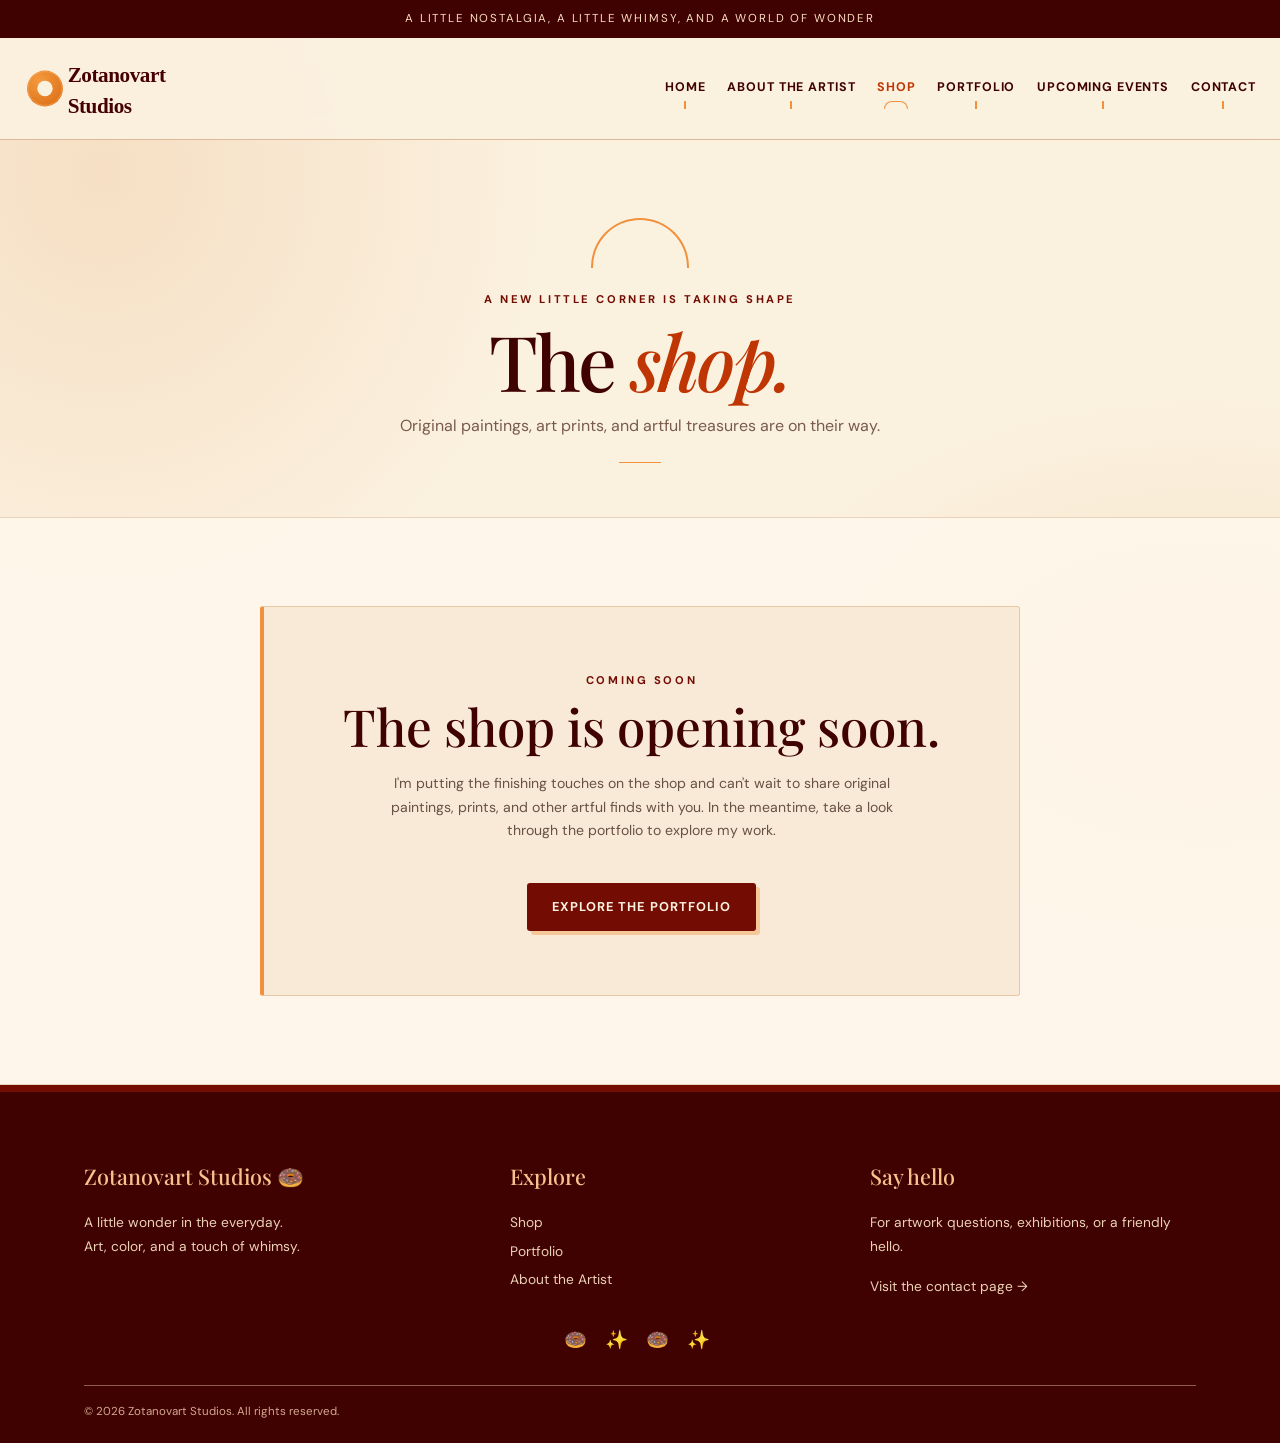
<file: shop.html>
<!doctype html><html lang="en"><head><meta charset="utf-8"><meta name="viewport" content="width=device-width,initial-scale=1"><meta name="description" content="Zotanovart Studios — whimsical art inspired by color, nostalgia, and the everyday."><title>Shop | Zotanovart Studios</title><link rel="preconnect" href="https://fonts.googleapis.com"><link rel="preconnect" href="https://fonts.gstatic.com" crossorigin><link rel="stylesheet" href="styles.css"></head><body><div class="announcement">A little nostalgia, a little whimsy, and a world of wonder</div><header class="site-header"><div class="nav-wrap"><a class="brand" href="index.html" aria-label="Zotanovart Studios home"><img class="brand-logo" src="assets/zotanovart-logo.svg" alt="Zotanovart Studios"></a><nav><a class="" href="index.html">Home</a><a class="" href="about.html">About the Artist</a><a class="active" href="shop.html">Shop</a><a class="" href="portfolio.html">Portfolio</a><a class="" href="events.html">Upcoming Events</a><a class="" href="contact.html">Contact</a></nav></div></header><main><section class="page-hero"><div class="eyebrow">A new little corner is taking shape</div><h1 class="display">The <em>shop.</em></h1><p>Original paintings, art prints, and artful treasures are on their way.</p></section><section class="section paper"><div class="container"><div class="note" style="max-width:760px;margin:0 auto;text-align:center;padding:clamp(2rem,5vw,4rem)"><div class="eyebrow">Coming soon</div><h2 style="margin:.5rem 0 1rem">The shop is opening soon.</h2><p style="max-width:540px;margin:0 auto 1.5rem">I'm putting the finishing touches on the shop and can't wait to share original paintings, prints, and other artful finds with you. In the meantime, take a look through the portfolio to explore my work.</p><a class="button" href="portfolio.html">Explore the portfolio</a></div></div></section></main><footer class="footer"><div class="container"><div class="footer-grid"><div><h3>Zotanovart Studios 🍩</h3><p>A little wonder in the everyday.<br>Art, color, and a touch of whimsy.</p></div><div><h3>Explore</h3><div class="footer-links"><a href="shop.html">Shop</a><a href="portfolio.html">Portfolio</a><a href="about.html">About the Artist</a></div></div><div><h3>Say hello</h3><p>For artwork questions, exhibitions, or a friendly hello.</p><a href="contact.html">Visit the contact page →</a></div></div><div class="footer-flourish" aria-hidden="true">🍩 ✨ 🍩 ✨</div><div class="copyright">© 2026 Zotanovart Studios. All rights reserved.</div></div></footer></body></html>
</file>
<file: styles.css>
@import url('https://fonts.googleapis.com/css2?family=DM+Sans:wght@400;500;600;700&family=Playfair+Display:ital,wght@0,500;0,600;1,500;1,600&family=Yeseva+One&display=swap');

:root{
  --cream:#fbf1df;
  --paper:#fff8ec;
  --wine:#400101;
  --paprika:#730c02;
  --fire:#bf3604;
  --flame:#f2913d;
  --ink:#400101;
  --muted:#795b4b;
  --line:#e6c9a9;
  --shadow:rgba(64,1,1,.11);
  --olive:#777044;
}
*{box-sizing:border-box}
html{scroll-behavior:smooth}
body{
  margin:0;color:var(--ink);font:16px/1.7 'DM Sans',sans-serif;
  background:
    radial-gradient(ellipse at 8% 12%,#f6dfc4 0,transparent 28rem),
    radial-gradient(ellipse at 94% 48%,#f7e5cb 0,transparent 30rem),
    var(--cream);
}
a{color:inherit;text-decoration:none}
.announcement{
  text-align:center;background:var(--wine);color:#f9dfc2;padding:9px 12px;
  font-size:.72rem;letter-spacing:.16em;text-transform:uppercase;
}
.site-header{
  position:sticky;top:0;z-index:5;background:rgba(251,241,223,.96);
  border-bottom:1px solid #d9b998;backdrop-filter:blur(12px);
}
.nav-wrap{
  max-width:1280px;margin:auto;padding:12px 24px;display:flex;
  align-items:center;justify-content:space-between;gap:24px;
}
.brand{display:flex;align-items:center;flex:0 0 auto}
.brand-logo{display:block;width:190px;height:auto;max-height:82px;object-fit:contain}
.logo-arched{font:22px 'Yeseva One',serif;fill:var(--wine);letter-spacing:.5px}
.logo-studios{font:700 8px 'DM Sans',sans-serif;letter-spacing:4px;fill:var(--paprika)}
nav{
  display:flex;gap:clamp(10px,1.7vw,24px);flex-wrap:wrap;
  font-size:.78rem;font-weight:700;letter-spacing:.07em;text-transform:uppercase;
}
nav a{position:relative;padding:7px 0;border-bottom:1px solid transparent}
nav a:hover,nav a.active{color:var(--fire)}
nav a:after{
  content:"";position:absolute;left:50%;bottom:-4px;width:0;height:7px;
  border:1px solid var(--flame);border-bottom:0;border-radius:50px 50px 0 0;
  transform:translateX(-50%);transition:width .2s ease;
}
nav a:hover:after,nav a.active:after{width:22px}
.container{max-width:1160px;margin:auto;padding:0 24px}
.eyebrow{
  color:var(--paprika);font-size:.7rem;font-weight:700;
  letter-spacing:.23em;text-transform:uppercase;
}
.display{
  color:var(--wine);font:500 clamp(2.7rem,6vw,5.4rem)/1.08 'Playfair Display',serif;
  letter-spacing:-.035em;
}
.display em,.section h2 em,.copy h2 em{color:var(--fire)}
.hero{padding:88px 0 104px;position:relative;overflow:hidden}
.hero:before{
  content:"";position:absolute;left:-95px;top:35px;width:230px;height:300px;
  border:1px solid #bf8d6238;border-bottom:0;border-radius:130px 130px 0 0;
  pointer-events:none;
}
.hero:after{
  content:"";position:absolute;right:3%;bottom:25px;width:110px;height:145px;
  border:1px solid #bf8d6245;border-bottom:0;border-radius:60px 60px 0 0;
  pointer-events:none;
}
.hero-grid,.two-col{display:grid;grid-template-columns:1fr 1fr;gap:55px;align-items:center}
.hero h1{margin:12px 0 18px}
.hero p,.copy p,.intro{color:var(--muted)}
.intro{font-size:1.08rem;max-width:540px}
.button{
  display:inline-block;background:var(--paprika);color:var(--cream);
  border-radius:3px;padding:13px 25px;margin-top:16px;
  font-size:.8rem;font-weight:700;letter-spacing:.08em;text-transform:uppercase;
  box-shadow:4px 4px 0 rgba(242,145,61,.4);transition:background .2s,transform .2s;
}
.button:hover{background:var(--fire);transform:translateY(-2px);box-shadow:2px 2px 0 rgba(242,145,61,.4)}
.button.alt{background:transparent;color:var(--paprika);border:1px solid var(--paprika);box-shadow:none}
.photo{
  position:relative;min-height:390px;display:grid;place-items:center;text-align:center;
  padding:20px;color:#fff8eb;background:linear-gradient(145deg,#f6c68f,#f2913d 58%,#bf3604);
  border:7px solid var(--paper);outline:1px solid #d7a879;
  border-radius:50% 50% 5px 5px;box-shadow:0 20px 55px var(--shadow);
}
.photo.artist-portrait{min-height:0;padding:0;display:block;overflow:hidden;background:var(--paper)}
.photo.artist-portrait img{display:block;width:100%;height:auto;border-radius:inherit}
.photo.featured-artwork{display:grid;place-items:center;width:min(100%,470px);min-width:0;min-height:0;aspect-ratio:5 / 7;margin-left:auto;padding:10px;overflow:hidden;background:var(--paper);border:5px solid #c69a45;outline:1px solid #8f682c;border-radius:50% 50% 5px 5px;box-shadow:0 20px 55px var(--shadow),inset 0 0 0 1px #f4dfad}
.photo.featured-artwork img{display:block;width:100%;height:100%;max-width:100%;max-height:100%;object-fit:contain;border-radius:inherit;position:relative;z-index:1}
.photo:after{
  content:"";position:absolute;inset:9px;border:1px solid #fff1d77a;
  border-radius:inherit;pointer-events:none;
}
.photo.featured-artwork:after{inset:7px;border:1px solid #e6c77f;border-radius:inherit}
.photo span{
  position:relative;z-index:1;background:rgba(64,1,1,.8);border-radius:30px;
  padding:7px 12px;font-size:.7rem;letter-spacing:.13em;text-transform:uppercase;
}
.photo.blue{background:linear-gradient(145deg,#e8c7a0,#bf3604 65%,#730c02)}
.photo.olive{background:linear-gradient(145deg,#f5d7a7,#d67b36 60%,#730c02)}
.photo.lemon{background:linear-gradient(145deg,#ffe0a6,#f2913d 60%,#bf3604)}
.photo.rose{background:linear-gradient(145deg,#f5c0a2,#bf3604 60%,#400101)}
.section{padding:88px 0;position:relative}
.paper{
  background:rgba(255,248,236,.88);border-top:1px solid #e8d4bd;
  border-bottom:1px solid #e8d4bd;
}
.section h2,.page-hero h1,.band h2{color:var(--wine)}
.section h2{font:500 clamp(2.2rem,4vw,3.5rem)/1.12 'Playfair Display',serif}
.page-hero{position:relative;text-align:center;padding:78px 20px 54px}
.page-hero:before{
  content:"";display:block;width:94px;height:48px;border:2px solid var(--flame);
  border-bottom:0;border-radius:100px 100px 0 0;margin:0 auto 22px;
}
.page-hero:after{content:"";display:block;width:42px;height:1px;background:var(--flame);margin:23px auto 0}
.page-hero h1{margin:10px}
.page-hero p{max-width:650px;margin:auto;color:var(--muted)}
.cards{display:grid;grid-template-columns:repeat(3,1fr);gap:30px}
.card{position:relative;padding:0 0 16px}
.card .photo{min-height:315px;border-radius:48% 48% 4px 4px;background-color:#e9b783}
.home-artwork-link{display:block}
.home-artwork-link h3{transition:color .2s}
.home-artwork-link:hover h3{color:var(--fire)}
.card .photo.artwork-preview{display:grid;place-items:center;min-height:0;aspect-ratio:1 / 1;padding:12px;overflow:hidden}
.card .photo.artwork-preview img{display:block;width:100%;height:100%;max-width:100%;max-height:100%;object-fit:contain;position:relative;z-index:1}
.card h3{font:500 1.45rem 'Playfair Display',serif;color:var(--paprika);margin:12px 0 2px}
.card p,.muted{color:var(--muted);font-size:.88rem;margin-top:0}
.quote{
  font:italic 1.7rem 'Playfair Display',serif;color:var(--paprika);
  border-left:3px solid var(--flame);padding-left:20px;margin:26px 0;
}
.ornament{color:var(--fire);font-size:1.6rem;letter-spacing:.2em;margin-top:20px}
.band{
  position:relative;background:var(--wine);color:var(--cream);padding:58px 0;
  border-top:5px solid var(--flame);border-bottom:5px solid var(--paprika);
}
.band:before,.band:after{
  content:"";position:absolute;top:12px;width:62px;height:31px;
  border:1px solid #f2913d80;border-bottom:0;border-radius:62px 62px 0 0;
}
.band:before{left:8%}.band:after{right:8%}
.band .container{display:flex;justify-content:space-between;align-items:center;gap:25px}
.band h2{margin:0;max-width:700px;color:var(--cream)}
.band .button{background:var(--flame);color:var(--wine);white-space:nowrap;box-shadow:none}
.event{
  display:grid;grid-template-columns:110px 1fr;gap:22px;align-items:center;
  background:var(--paper);border:1px solid var(--line);padding:24px;
  border-radius:4px;margin:16px 0;box-shadow:0 8px 24px rgba(64,1,1,.04);
}
.event-date{
  background:#f6e2c8;border:1px solid #e5c29b;padding:12px;text-align:center;
  border-radius:70px 70px 4px 4px;color:var(--paprika);
  font:500 1.2rem 'Playfair Display',serif;min-height:92px;display:grid;place-content:center;
}
.footer{background:var(--wine);color:var(--cream);padding:48px 0 22px;border-top:7px solid var(--paprika)}
.footer-grid{display:grid;grid-template-columns:1.2fr 1fr 1fr;gap:35px}
.footer h3{font:500 1.35rem 'Playfair Display',serif;color:#f6c28d}
.footer p,.footer a{color:#ead2b7;font-size:.86rem}
.footer-links{display:grid;gap:5px}
.copyright{border-top:1px solid #8e5d4c;margin-top:30px;padding-top:16px;color:#d1a990;font-size:.72rem}
.footer-flourish{text-align:center;color:#f6c28d;font-size:1.15rem;letter-spacing:.35em;margin-top:28px;line-height:1.5}
.contact-grid{display:grid;grid-template-columns:.8fr 1.2fr;gap:40px}
.contact-box{
  background:var(--paprika);color:var(--cream);padding:32px;
  border-radius:50% 50% 5px 5px;border:7px solid var(--paper);outline:1px solid #d7a879;
}
.formbox{background:var(--paper);padding:30px;border:1px solid var(--line);border-radius:4px;box-shadow:0 12px 32px rgba(64,1,1,.04)}
.field{margin:14px 0}
.field label{display:block;font-size:.75rem;font-weight:700;text-transform:uppercase;letter-spacing:.08em}
.field input,.field textarea{
  width:100%;padding:12px;border:1px solid var(--line);border-radius:3px;
  background:#fffdf8;font:inherit;color:var(--ink);
}
.field textarea{min-height:130px}
.note{
  background:#f8ead7;border:1px solid #e8c7a4;border-left:4px solid var(--flame);
  padding:16px;border-radius:3px;color:#695044;font-size:.88rem;
}
@media(max-width:850px){
  .nav-wrap{align-items:center;flex-direction:column;gap:8px}
  .brand-logo{width:170px;height:auto;max-height:74px;object-fit:contain}
  nav{justify-content:center;gap:12px}
  .hero-grid,.two-col,.contact-grid{grid-template-columns:1fr}
  .hero{padding:56px 0 70px}
  .hero:before{left:-150px}
  .hero:after{right:-30px}
  .photo{min-height:320px}
  .cards{grid-template-columns:repeat(2,1fr)}
  .card .photo{min-height:250px}
  .band .container{align-items:flex-start;flex-direction:column}
  .footer-grid{grid-template-columns:1fr 1fr}
}
@media(max-width:560px){
  .container{padding:0 18px}
  .nav-wrap{padding:9px 12px}
  nav{gap:8px 13px;font-size:.72rem}
  nav a:after{bottom:-2px}
  .cards{grid-template-columns:1fr 1fr;gap:14px}
  .card .photo{min-height:210px}
  .footer-grid{grid-template-columns:1fr}
  .event{grid-template-columns:75px 1fr}
  .page-hero{padding:48px 16px 38px}
  .section{padding:58px 0}
  .display{font-size:3rem}
  .hero-grid,.two-col{gap:28px}
  .hero:after{display:none}
}

/* Portfolio gallery */
.artwork-grid{display:grid;grid-template-columns:repeat(3,minmax(0,1fr));gap:30px}
.artwork-card{min-width:0}
.artwork-open{display:flex;width:100%;flex-direction:column;align-items:flex-start;padding:0;border:0;background:transparent;color:inherit;text-align:left;cursor:pointer;font:inherit}
.artwork-image{display:grid;place-items:center;width:100%;aspect-ratio:1/1;padding:12px;overflow:hidden;background:var(--paper);border:1px solid var(--line);border-radius:18px;box-shadow:0 12px 30px var(--shadow);transition:transform .2s ease,box-shadow .2s ease}
.artwork-open:hover .artwork-image{transform:translateY(-3px);box-shadow:0 17px 36px var(--shadow)}
.artwork-image img{display:block;width:100%;height:100%;min-width:0;min-height:0;object-fit:contain;object-position:center;border-radius:10px}
.artwork-title{margin:13px 0 1px;color:var(--paprika);font:500 1.45rem/1.25 'Playfair Display',serif}
.artwork-meta{margin:0;color:var(--muted);font-size:.88rem}
.artwork-dialog{width:min(900px,calc(100% - 32px));max-width:900px;max-height:90vh;padding:0;border:1px solid var(--line);border-radius:16px;background:var(--paper);color:var(--ink);box-shadow:0 25px 80px rgba(64,1,1,.3)}
.artwork-dialog::backdrop{background:rgba(35,12,9,.72);backdrop-filter:blur(3px)}
.artwork-dialog-inner{position:relative;display:grid;grid-template-columns:minmax(0,1.2fr) minmax(220px,.8fr);gap:28px;align-items:center;padding:28px}
.artwork-dialog-image{display:grid;place-items:center;min-height:250px;height:min(68vh,650px);background:var(--cream);border-radius:12px;padding:12px;overflow:hidden}
.artwork-dialog-image img{display:block;width:100%;height:100%;min-width:0;min-height:0;object-fit:contain;object-position:center;border-radius:6px}
.artwork-dialog-copy h2{margin:8px 0;color:var(--wine);font:500 clamp(2rem,4vw,3rem)/1.1 'Playfair Display',serif}
.artwork-dialog-inner>form{position:absolute;inset:0;z-index:2;pointer-events:none}
.artwork-dialog-inner>form .artwork-close{pointer-events:auto}
.artwork-close{position:absolute;right:12px;top:10px;z-index:1;width:38px;height:38px;border:1px solid var(--line);border-radius:50%;background:var(--paper);color:var(--wine);font-size:1.5rem;cursor:pointer}
@media(max-width:850px){.artwork-grid{grid-template-columns:repeat(2,minmax(0,1fr))}.artwork-dialog-inner{grid-template-columns:1fr}.artwork-dialog-image img{max-height:52vh}}
@media(max-width:560px){.artwork-grid{gap:16px}.artwork-image{padding:8px;border-radius:14px}.artwork-title{font-size:1.2rem}.artwork-meta{font-size:.78rem}.artwork-dialog-inner{padding:18px}.artwork-dialog-copy{padding-top:4px}}
</file>
